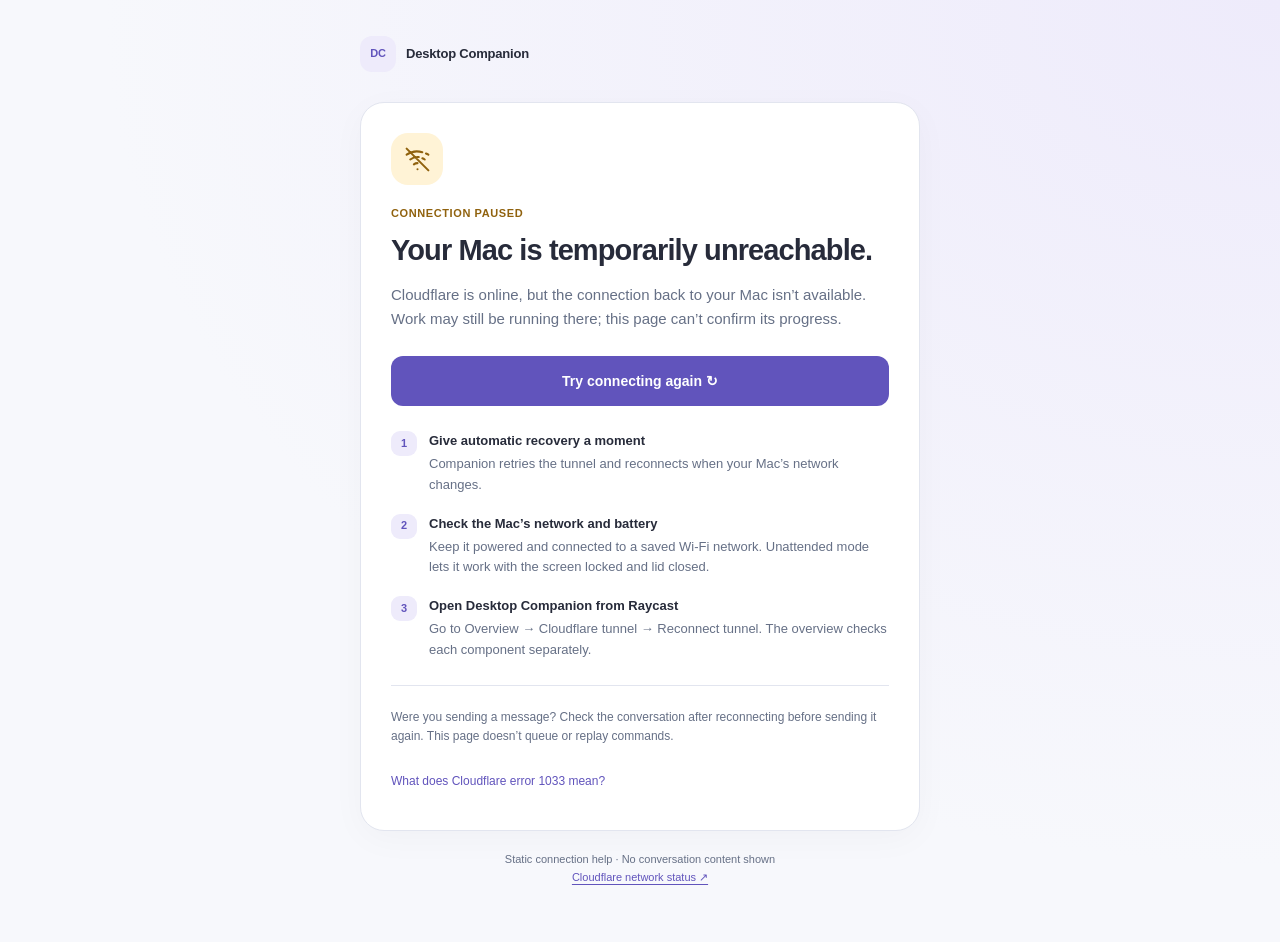
<file: cloudflare_fallback/offline.html>
<!doctype html>
<html lang="en">
<head><meta charset="utf-8"><meta name="viewport" content="width=device-width,initial-scale=1,viewport-fit=cover"><meta name="color-scheme" content="light dark"><title>Desktop Companion · Connection paused</title>
<style>
:root{color-scheme:light dark;font:15px/1.6 ui-sans-serif,-apple-system,BlinkMacSystemFont,"Segoe UI",sans-serif;--bg:#f7f8fc;--card:#fff;--text:#272b3a;--muted:#667086;--line:#e2e5ef;--accent:#6154bc;--soft:#eeebfb;--amber:#90620e;--amber-bg:#fff3d6}
@media(prefers-color-scheme:dark){:root{--bg:#1c1d22;--card:#27282f;--text:#eeeff6;--muted:#afb4c7;--line:#3b3e49;--accent:#c4b8ff;--soft:#373048;--amber:#ffd17b;--amber-bg:#453823}}
*{box-sizing:border-box}body{margin:0;background:radial-gradient(ellipse at top right,var(--soft),transparent 65%),var(--bg);color:var(--text);-webkit-font-smoothing:antialiased;min-height:100dvh;padding:36px 20px;display:grid;place-items:center}main{width:min(100%,560px)}.brand{display:flex;align-items:center;gap:10px;font-size:13px;font-weight:600;letter-spacing:-.2px;margin-bottom:30px}.mark{display:grid;place-items:center;width:36px;height:36px;border-radius:12px;background:var(--soft);color:var(--accent);font-size:11px;font-weight:700}.card{background:var(--card);border:1px solid var(--line);border-radius:24px;padding:30px;box-shadow:0 8px 35px #14192e08}.signal{width:52px;height:52px;display:grid;place-items:center;border-radius:17px;background:var(--amber-bg);color:var(--amber);margin-bottom:20px}.eyebrow{font-size:11px;font-weight:650;color:var(--amber);letter-spacing:.6px;text-transform:uppercase;margin:0 0 10px}h1{font-size:29px;line-height:1.2;letter-spacing:-.9px;margin:0 0 16px;font-weight:650}p{color:var(--muted);margin:0 0 18px}.retry{display:flex;align-items:center;justify-content:center;min-height:50px;margin:25px 0;text-decoration:none;border-radius:12px;background:var(--accent);color:var(--card);font-size:14px;font-weight:650}.retry:focus-visible{outline:3px solid var(--accent);outline-offset:4px}ol{padding:0;list-style:none;counter-reset:steps;margin:0;display:grid;gap:18px}li{display:grid;grid-template-columns:26px minmax(0,1fr);gap:12px;counter-increment:steps;font-size:13px;color:var(--muted)}li::before{content:counter(steps);display:grid;place-items:center;height:25px;border-radius:9px;background:var(--soft);color:var(--accent);font-size:11px;font-weight:650}li strong{display:block;color:var(--text);font-weight:600;margin-bottom:2px}.note{font-size:12px;padding-top:22px;margin:24px 0 0;border-top:1px solid var(--line)}footer{font-size:11px;color:var(--muted);padding:20px 8px;text-align:center}footer a{color:var(--accent);text-underline-offset:3px}details{margin-top:18px;font-size:12px;color:var(--muted)}summary{cursor:pointer;min-height:36px;display:flex;align-items:center;color:var(--accent)}details p{margin:8px 0 0}code{font:11px ui-monospace,SFMono-Regular,Menlo,monospace;background:var(--soft);color:var(--accent);padding:2px 4px;border-radius:4px}@media(max-width:400px){body{padding:24px 16px}.card{padding:24px 20px}h1{font-size:27px}.brand{margin-bottom:22px}}
</style></head>
<body><main><div class="brand"><span class="mark">DC</span>Desktop Companion</div><section class="card"><div class="signal" aria-hidden="true"><svg width="29" height="29" viewBox="0 0 24 24" fill="none" stroke="currentColor" stroke-width="1.7" stroke-linecap="round"><path d="M3 8a15 15 0 0 1 13-2M21 8a15 15 0 0 0-2-1M6 12a10 10 0 0 1 7-2M18 12a10 10 0 0 0-2-1M9 16a5 5 0 0 1 3-1M12 20h.01M3 3l18 18"/></svg></div><p class="eyebrow">Connection paused</p><h1>Your Mac is temporarily unreachable.</h1><p>Cloudflare is online, but the connection back to your Mac isn’t available. Work may still be running there; this page can’t confirm its progress.</p><a class="retry" href="">Try connecting again ↻</a><ol><li><div><strong>Give automatic recovery a moment</strong>Companion retries the tunnel and reconnects when your Mac’s network changes.</div></li><li><div><strong>Check the Mac’s network and battery</strong>Keep it powered and connected to a saved Wi-Fi network. Unattended mode lets it work with the screen locked and lid closed.</div></li><li><div><strong>Open Desktop Companion from Raycast</strong>Go to Overview → Cloudflare tunnel → Reconnect tunnel. The overview checks each component separately.</div></li></ol><p class="note">Were you sending a message? Check the conversation after reconnecting before sending it again. This page doesn’t queue or replay commands.</p><details><summary>What does Cloudflare error 1033 mean?</summary><p>Cloudflare can’t find a healthy tunnel connector on your Mac. Error 502 can mean the tunnel is connected but the local service isn’t responding. A restricted network, expired captive-portal session, restart, system sleep, or lost power can interrupt access.</p><p>Saved Wi-Fi networks need Auto-Join enabled. Actual system sleep, shutdown, depleted battery, and login/FileVault screens can prevent Companion from running until macOS is awake and logged in.</p></details></section><footer>Static connection help · No conversation content shown<br><a href="https://www.cloudflarestatus.com/" target="_blank" rel="noopener noreferrer">Cloudflare network status ↗</a></footer></main></body></html>
</file>
